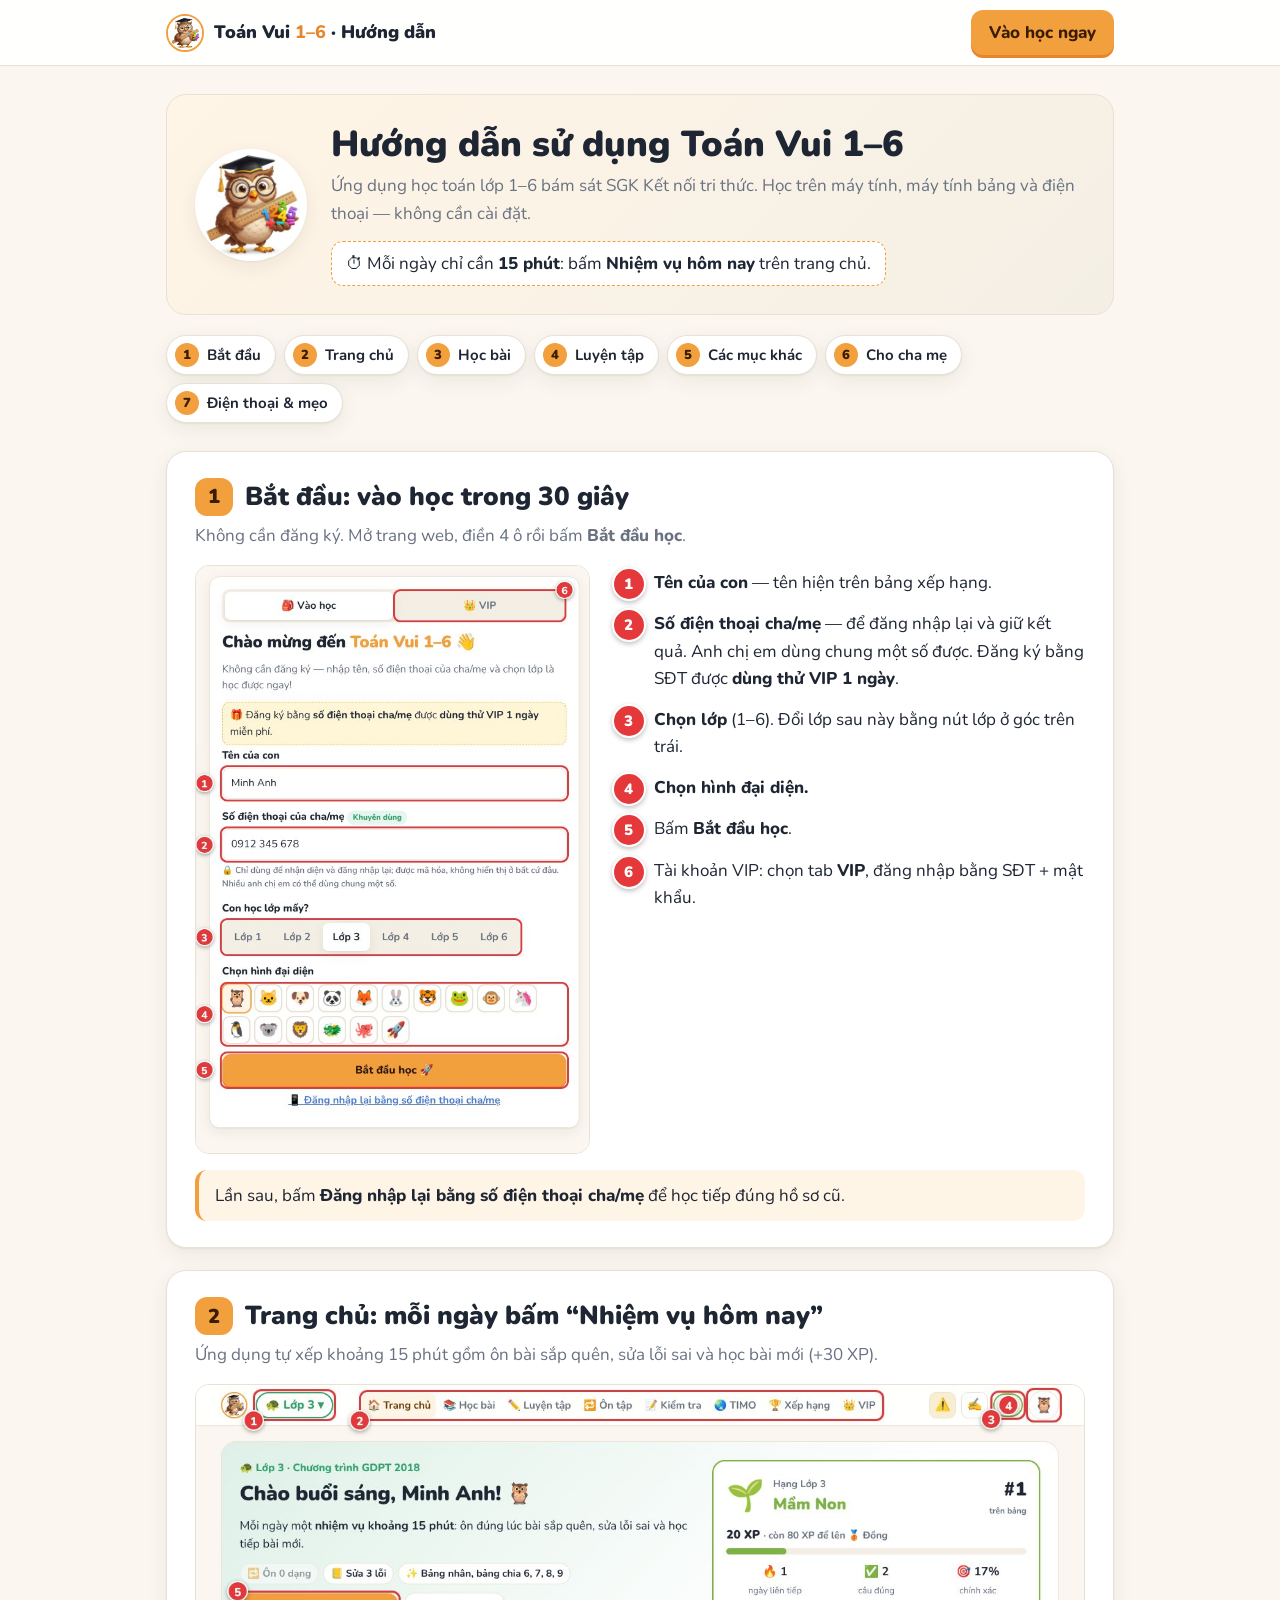
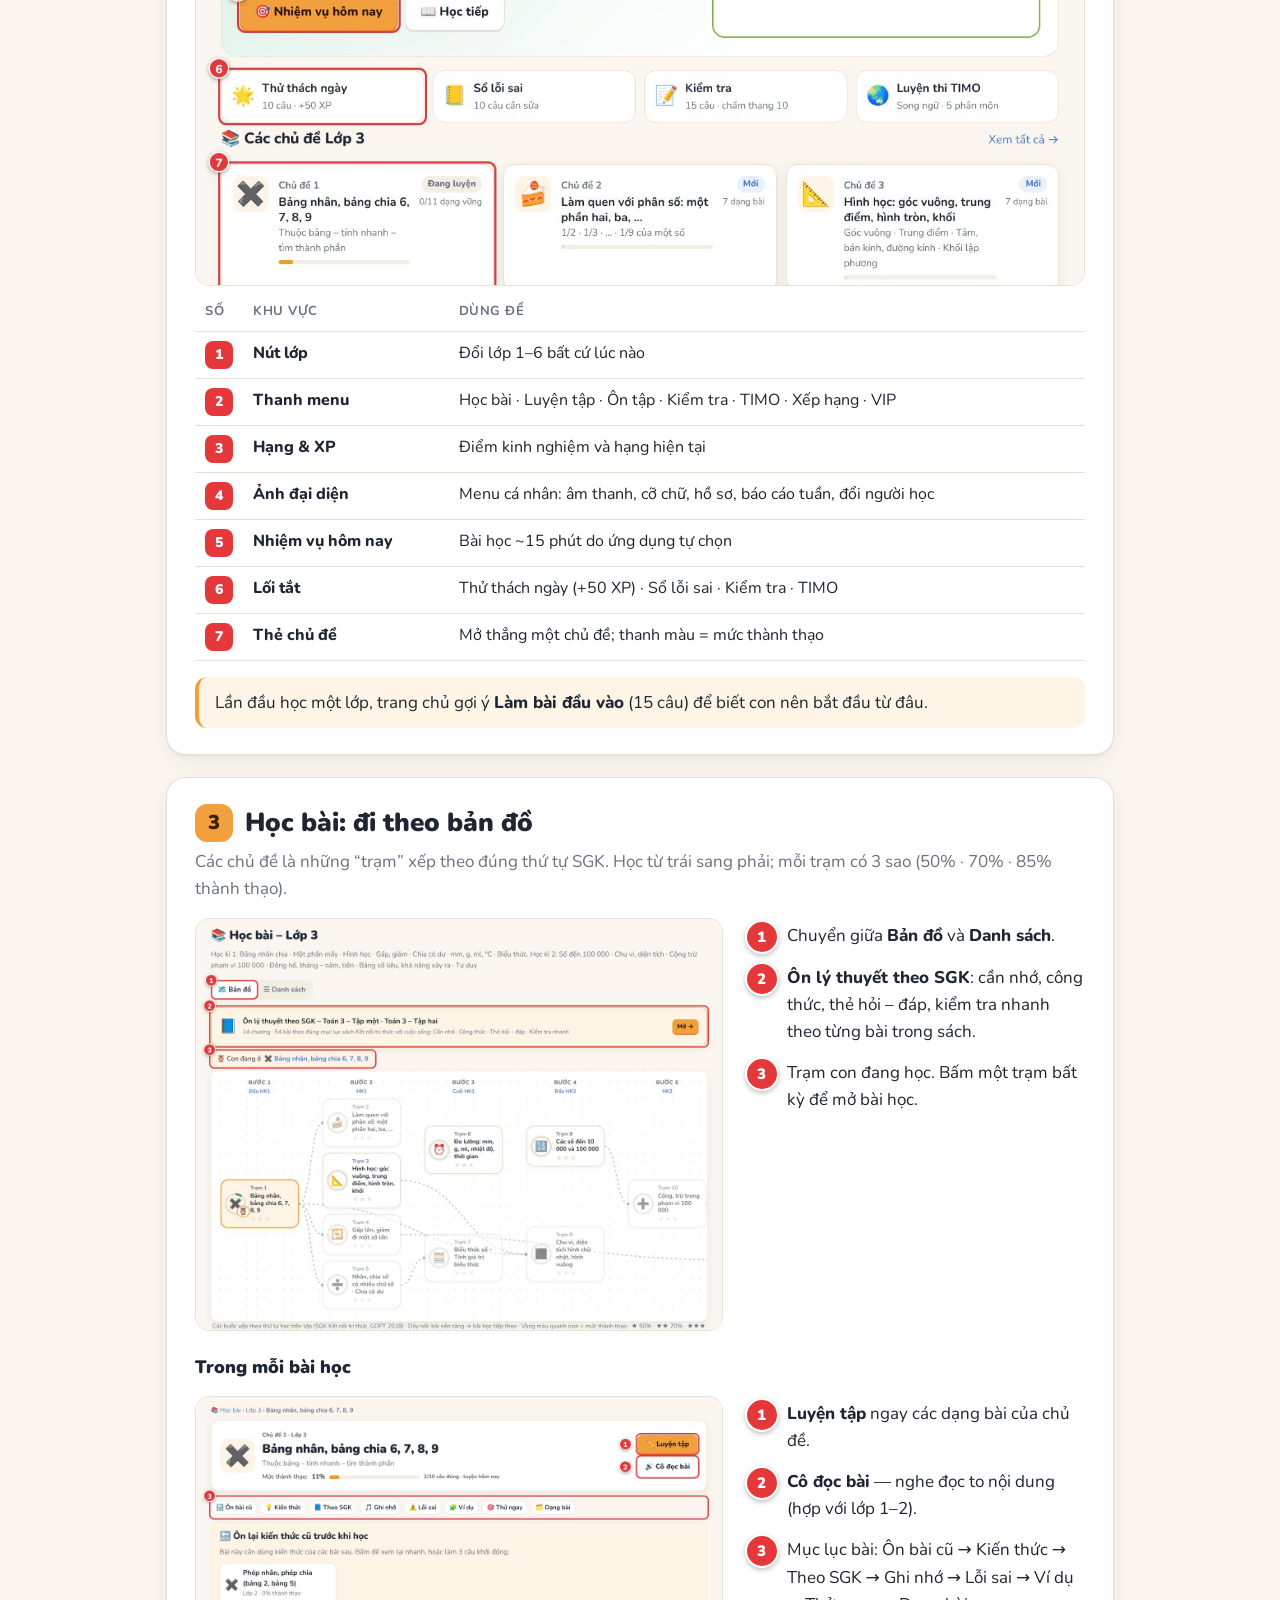
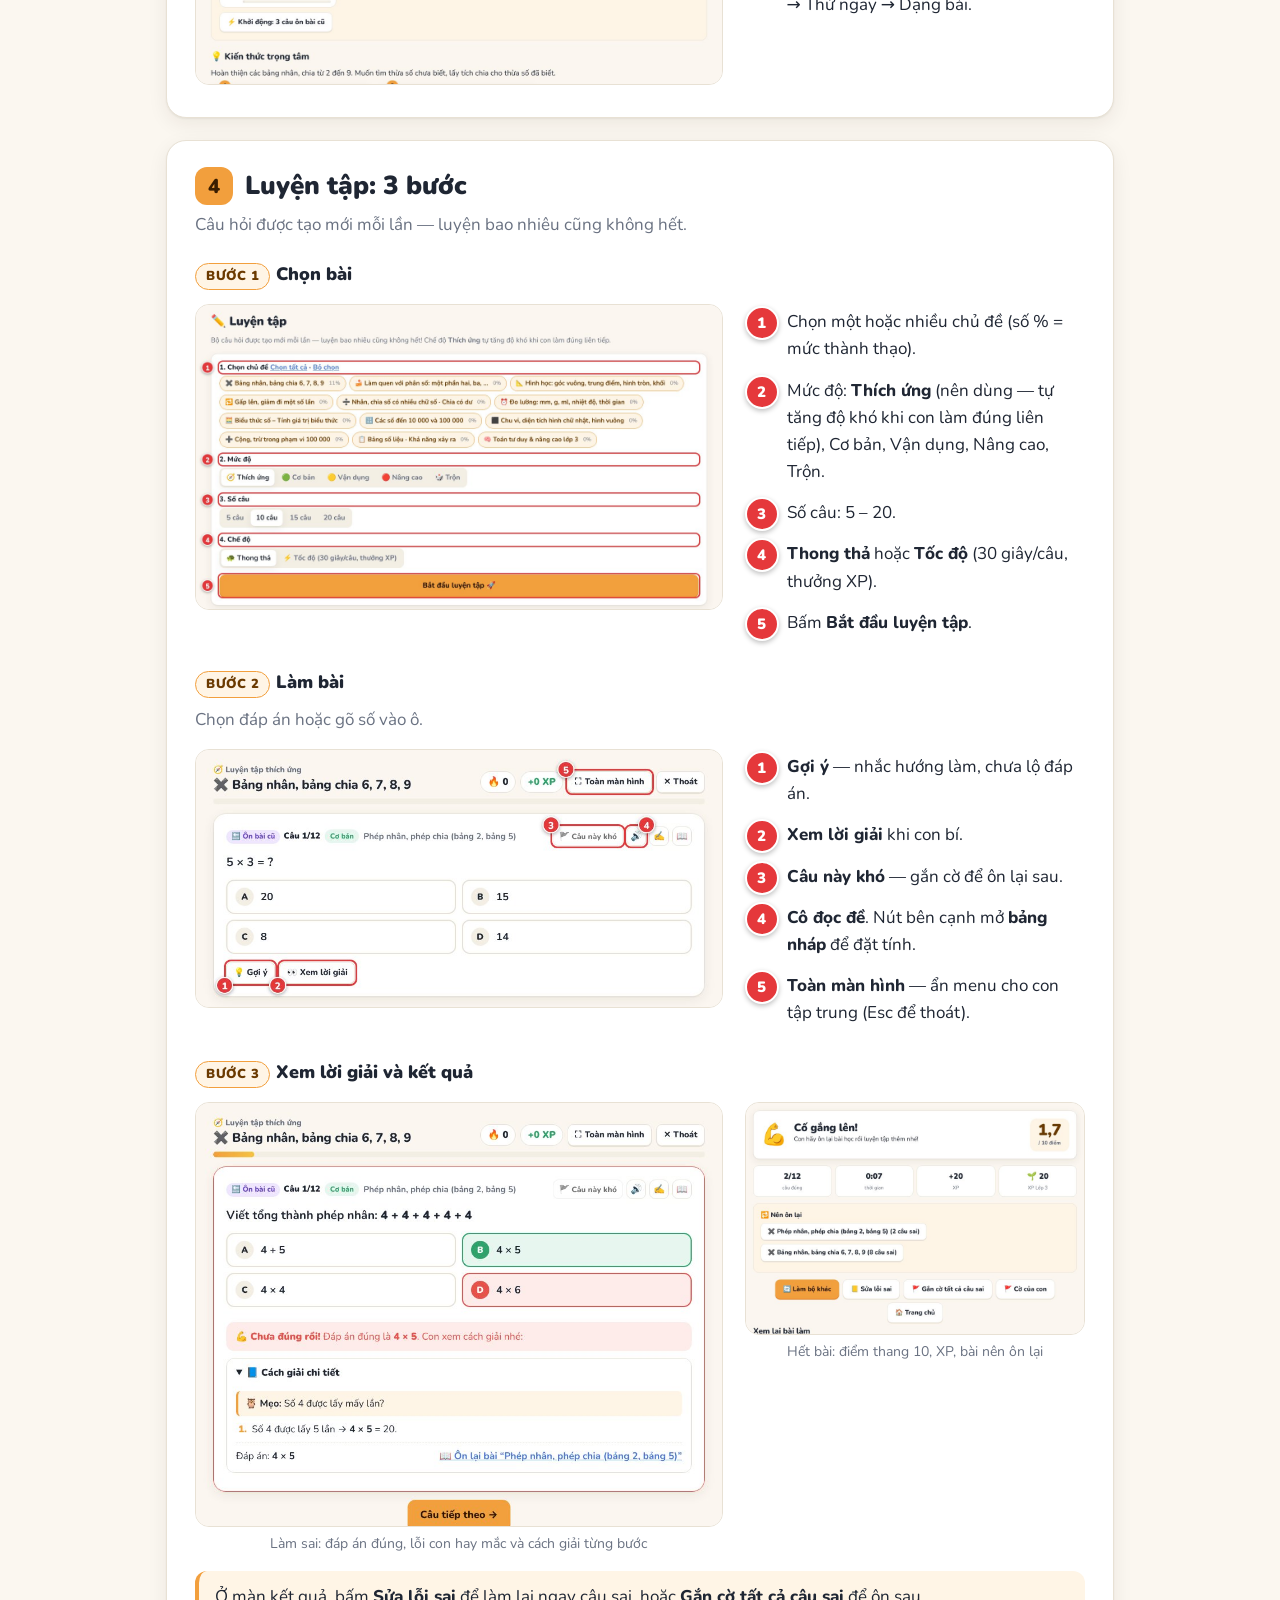
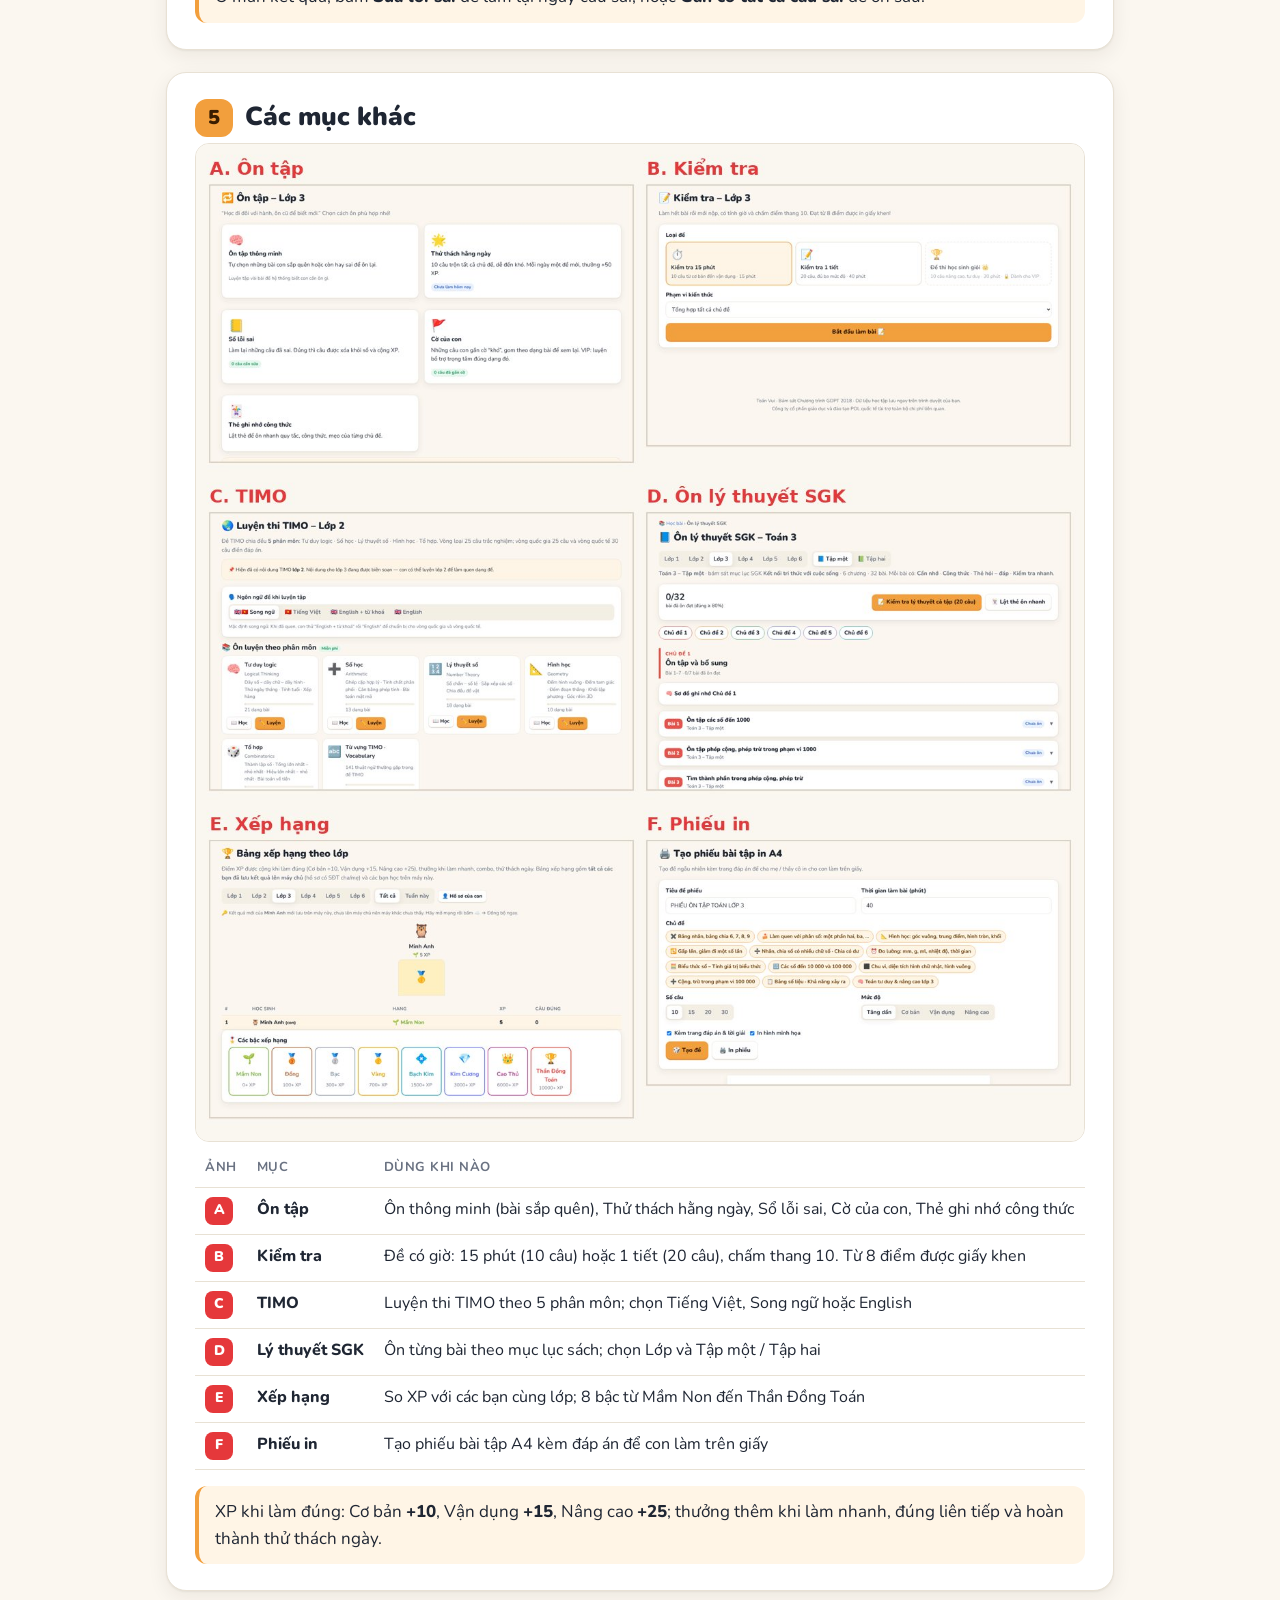
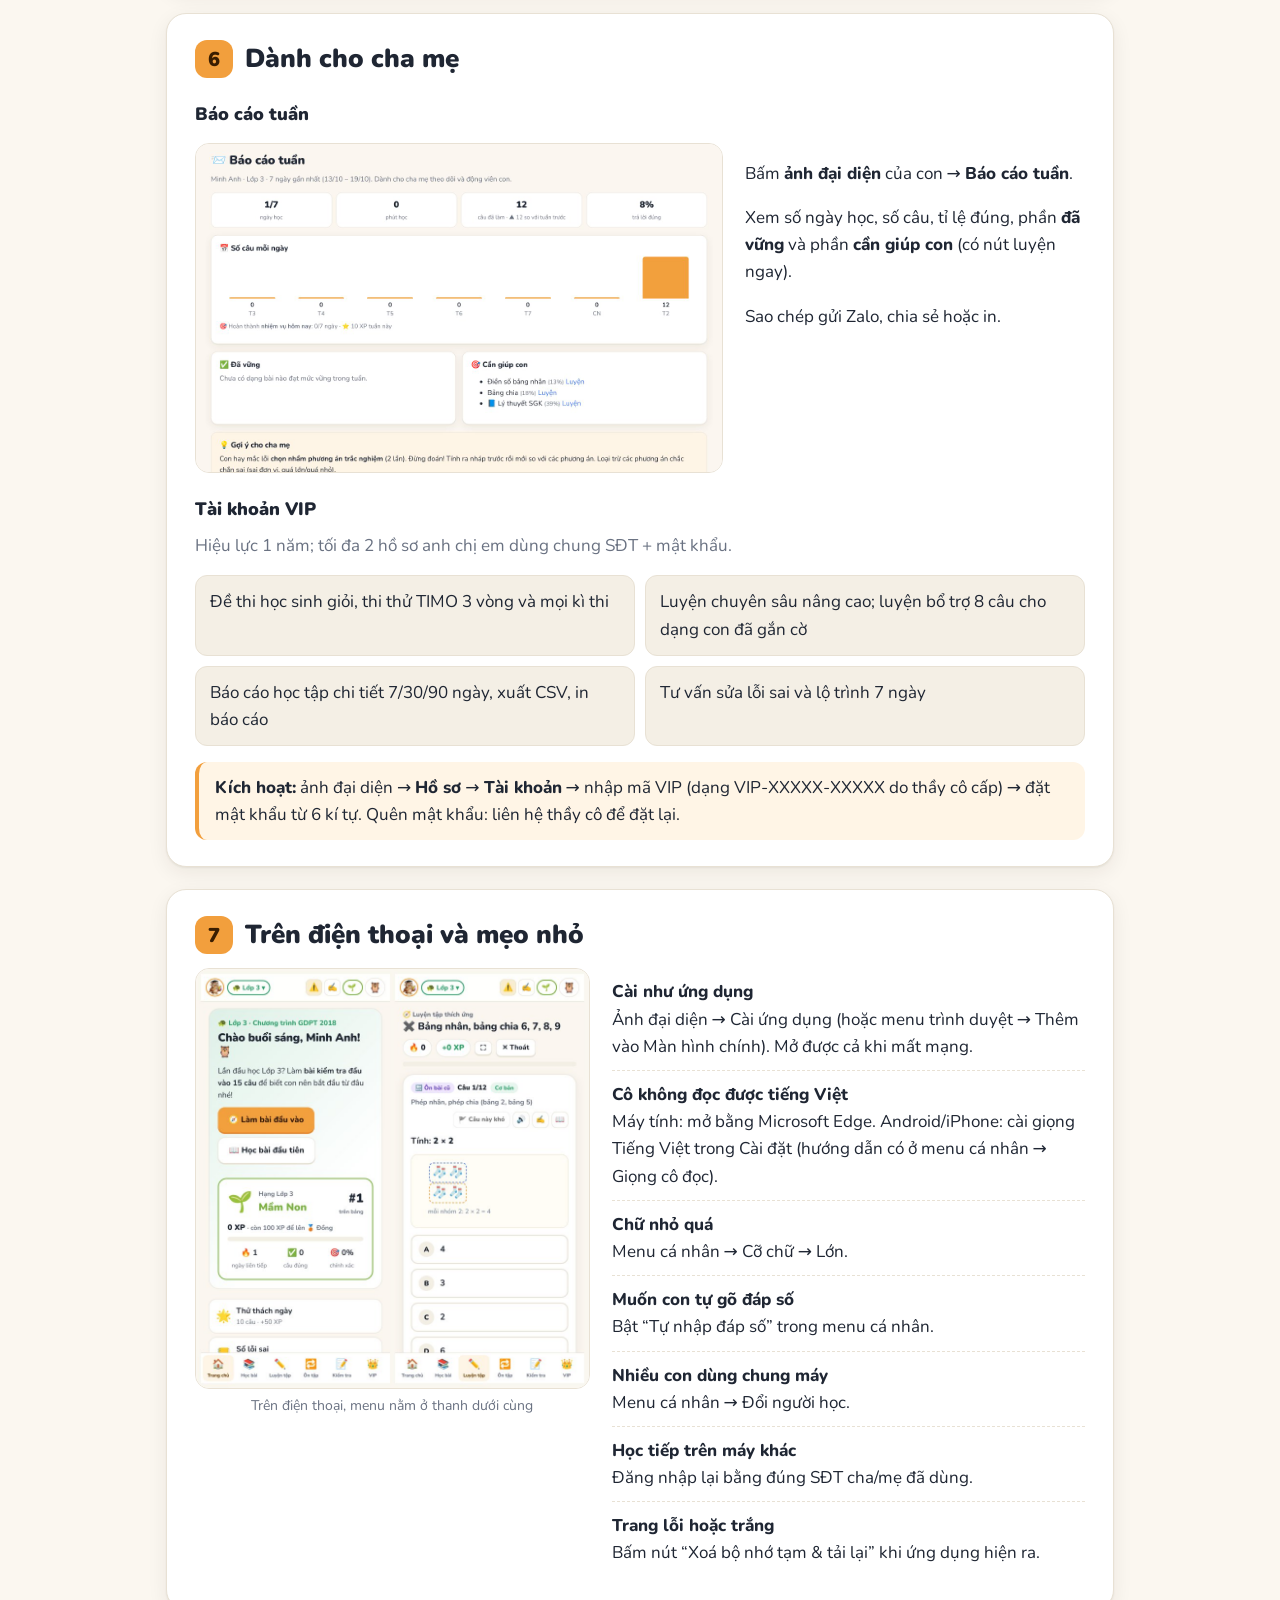
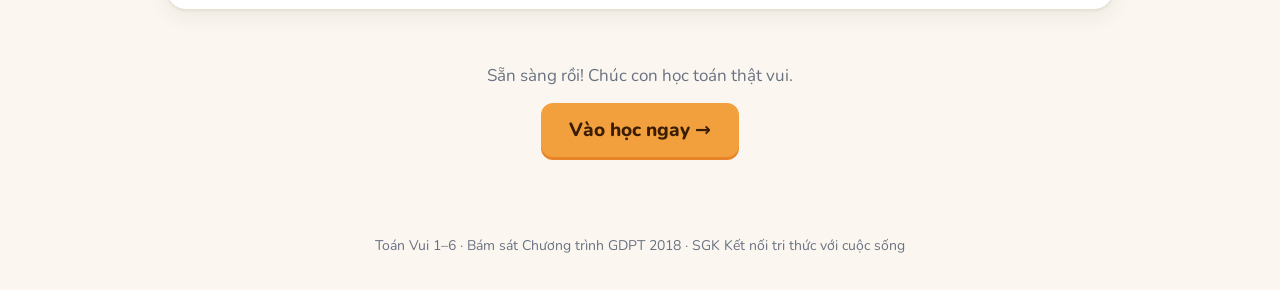
<file: Math/huong-dan.html>
<!doctype html>
<html lang="vi">
<head>
<meta charset="utf-8">
<meta name="viewport" content="width=device-width, initial-scale=1">
<title>Hướng dẫn sử dụng – Toán Vui 1–6</title>
<meta name="description" content="Hướng dẫn sử dụng Toán Vui 1–6: đăng nhập, học bài, luyện tập, ôn tập, kiểm tra, TIMO, báo cáo cho cha mẹ.">
<link rel="icon" href="assets/icon-192.png">
<style>
@font-face { font-family: 'Nunito'; font-style: normal; font-display: swap; font-weight: 200 1000; src: url(assets/fonts/nunito-vietnamese-wght-normal.woff2) format('woff2'); unicode-range: U+0102-0103,U+0110-0111,U+0128-0129,U+0168-0169,U+01A0-01A1,U+01AF-01B0,U+0300-0301,U+0303-0304,U+0308-0309,U+0323,U+0329,U+1EA0-1EF9,U+20AB; }
@font-face { font-family: 'Nunito'; font-style: normal; font-display: swap; font-weight: 200 1000; src: url(assets/fonts/nunito-latin-ext-wght-normal.woff2) format('woff2'); unicode-range: U+0100-02BA,U+02BD-02C5,U+02C7-02CC,U+02CE-02D7,U+02DD-02FF,U+0304,U+0308,U+0329,U+1D00-1DBF,U+1E00-1E9F,U+1EF2-1EFF,U+2020,U+20A0-20AB,U+20AD-20C0,U+2113,U+2C60-2C7F,U+A720-A7FF; }
@font-face { font-family: 'Nunito'; font-style: normal; font-display: swap; font-weight: 200 1000; src: url(assets/fonts/nunito-latin-wght-normal.woff2) format('woff2'); unicode-range: U+0000-00FF,U+0131,U+0152-0153,U+02BB-02BC,U+02C6,U+02DA,U+02DC,U+0304,U+0308,U+0329,U+2000-206F,U+20AC,U+2122,U+2191,U+2193,U+2212,U+2215,U+FEFF,U+FFFD; }

:root {
  --bg: #fbf7f0; --bg2: #f4efe5; --card: #fff; --ink: #1f2633; --muted: #6a7282; --line: #e8e1d4; --soft: #fff5e6;
  --brand: #f29f3d; --brand-2: #e8852a; --brand-ink: #6b3a00; --good: #2fa36b; --mark: #e5383b;
  --shadow: 0 1px 2px rgba(40,30,10,.06), 0 6px 20px rgba(40,30,10,.07);
  color-scheme: light;
}
@media (prefers-color-scheme: dark) {
  :root:not([data-theme="light"]) {
    --bg: #13151b; --bg2: #191c24; --card: #1e212b; --ink: #eef0f5; --muted: #9ba3b4; --line: #2e3340; --soft: #2a2620;
    --brand-ink: #ffd09a; --shadow: 0 1px 2px rgba(0,0,0,.3), 0 6px 20px rgba(0,0,0,.25); color-scheme: dark;
  }
}
:root[data-theme="dark"] {
  --bg: #13151b; --bg2: #191c24; --card: #1e212b; --ink: #eef0f5; --muted: #9ba3b4; --line: #2e3340; --soft: #2a2620;
  --brand-ink: #ffd09a; --shadow: 0 1px 2px rgba(0,0,0,.3), 0 6px 20px rgba(0,0,0,.25); color-scheme: dark;
}

* { box-sizing: border-box; }
html { scroll-behavior: smooth; scroll-padding-top: 72px; }
body { margin: 0; background: var(--bg); color: var(--ink); font: 17px/1.6 Nunito, system-ui, -apple-system, "Segoe UI", Roboto, sans-serif; -webkit-text-size-adjust: 100%; }
img { max-width: 100%; height: auto; display: block; }
a { color: #3b6fd0; }
b, strong { font-weight: 800; }

/* Thanh trên */
.top { position: sticky; top: 0; z-index: 10; background: color-mix(in srgb, var(--card) 92%, transparent); backdrop-filter: blur(8px); border-bottom: 1px solid var(--line); }
@supports not (background: color-mix(in srgb, red, blue)) { .top { background: var(--card); } }
.top-in { max-width: 980px; margin: 0 auto; padding: 10px 16px; display: flex; align-items: center; gap: 12px; }
.logo { display: flex; align-items: center; gap: 10px; text-decoration: none; color: var(--ink); font-weight: 900; font-size: 18px; }
.logo img { width: 38px; height: 38px; border-radius: 50%; border: 2px solid var(--brand); }
.logo span b { color: var(--brand-2); }
.top .btn { margin-left: auto; }

.btn { display: inline-block; background: var(--brand); color: #3a1d00; font-weight: 800; text-decoration: none; padding: 9px 18px; border-radius: 12px; box-shadow: 0 3px 0 var(--brand-2); white-space: nowrap; }
.btn:hover { filter: brightness(1.05); }
.btn:active { transform: translateY(2px); box-shadow: 0 1px 0 var(--brand-2); }

main { max-width: 980px; margin: 0 auto; padding: 0 16px 48px; }

/* Đầu trang */
.hero { margin: 28px 0 20px; padding: 28px; border-radius: 20px; background: linear-gradient(135deg, var(--soft), var(--bg2)); border: 1px solid var(--line); display: flex; gap: 24px; align-items: center; }
.hero img { width: 112px; height: 112px; border-radius: 50%; flex: none; box-shadow: var(--shadow); }
.hero h1 { margin: 0 0 6px; font-size: clamp(26px, 4vw, 36px); line-height: 1.2; font-weight: 900; }
.hero p { margin: 0; color: var(--muted); }
.hero .daily { margin-top: 14px; display: inline-block; padding: 8px 14px; border-radius: 12px; background: var(--card); border: 1px dashed var(--brand); color: var(--ink); }

/* Mục lục */
.toc { display: flex; flex-wrap: wrap; gap: 8px; margin: 0 0 28px; padding: 0; list-style: none; }
.toc a { display: inline-flex; align-items: center; gap: 8px; padding: 7px 14px 7px 8px; border-radius: 999px; background: var(--card); border: 1px solid var(--line); text-decoration: none; color: var(--ink); font-weight: 700; font-size: 15px; box-shadow: var(--shadow); }
.toc a:hover { border-color: var(--brand); }
.toc .n { width: 24px; height: 24px; border-radius: 50%; background: var(--brand); color: #3a1d00; display: grid; place-items: center; font-weight: 900; font-size: 13px; }

/* Mục */
section { background: var(--card); border: 1px solid var(--line); border-radius: 20px; padding: 26px 28px; margin: 0 0 22px; box-shadow: var(--shadow); }
section > h2 { display: flex; align-items: center; gap: 12px; margin: 0 0 6px; font-size: clamp(21px, 3vw, 26px); font-weight: 900; line-height: 1.25; }
section > h2 .n { flex: none; width: 38px; height: 38px; border-radius: 12px; background: var(--brand); color: #3a1d00; display: grid; place-items: center; font-size: 20px; }
.lead { color: var(--muted); margin: 0 0 16px; }
h3 { font-size: 18px; font-weight: 900; margin: 22px 0 8px; }

/* Ảnh + chú thích số */
.shot { display: grid; grid-template-columns: minmax(0, 1.55fr) minmax(0, 1fr); gap: 22px; align-items: start; margin: 14px 0 6px; }
.shot.narrow { grid-template-columns: minmax(0, 1fr) minmax(0, 1.2fr); }
.shot.full { grid-template-columns: 1fr; }
figure { margin: 0; }
figure img { border-radius: 14px; border: 1px solid var(--line); background: #fbf7f0; }
figcaption { font-size: 14px; color: var(--muted); margin-top: 6px; text-align: center; }

ol.marks { list-style: none; counter-reset: m; margin: 0; padding: 0; }
ol.marks li { counter-increment: m; position: relative; padding: 4px 0 10px 42px; }
ol.marks li::before { content: counter(m); position: absolute; left: 0; top: 2px; width: 30px; height: 30px; border-radius: 50%; background: var(--mark); color: #fff; font-weight: 900; font-size: 15px; display: grid; place-items: center; border: 2px solid #fff; box-shadow: 0 2px 5px rgba(0,0,0,.25); }
ol.marks.abc li::before { content: counter(m, upper-alpha); border-radius: 8px; }

.tip { margin: 16px 0 0; padding: 12px 16px; border-radius: 12px; background: var(--soft); border-left: 4px solid var(--brand); }

/* Bước luyện tập */
.step { display: inline-block; font-size: 13px; font-weight: 900; letter-spacing: .04em; text-transform: uppercase; color: var(--brand-ink); background: var(--soft); border: 1px solid var(--brand); padding: 2px 10px; border-radius: 999px; margin-right: 6px; }

/* Bảng */
.tbl { width: 100%; border-collapse: collapse; margin: 6px 0 0; font-size: 16px; }
.tbl th, .tbl td { text-align: left; padding: 9px 10px; border-bottom: 1px solid var(--line); vertical-align: top; }
.tbl th { font-size: 13px; text-transform: uppercase; letter-spacing: .04em; color: var(--muted); }
.tbl td:first-child { width: 44px; }
.tbl .k { display: inline-grid; place-items: center; width: 28px; height: 28px; border-radius: 8px; background: var(--mark); color: #fff; font-weight: 900; font-size: 14px; }
.tbl td b { white-space: nowrap; }

ul.tips { padding-left: 0; list-style: none; margin: 0; }
ul.tips li { padding: 10px 0; border-bottom: 1px dashed var(--line); }
ul.tips li:last-child { border-bottom: 0; }
ul.tips li b:first-child { display: block; }

.vip { display: grid; grid-template-columns: repeat(2, minmax(0, 1fr)); gap: 10px; margin: 8px 0 0; padding: 0; list-style: none; }
.vip li { padding: 12px 14px; border-radius: 12px; background: var(--bg2); border: 1px solid var(--line); }

.cta { text-align: center; padding: 30px 16px; }
.cta p { color: var(--muted); margin: 0 0 14px; }
.cta .btn { font-size: 19px; padding: 12px 28px; }
footer { text-align: center; color: var(--muted); font-size: 14px; padding: 0 16px 32px; }

@media (max-width: 760px) {
  .hero { flex-direction: column; text-align: center; padding: 22px 18px; gap: 14px; }
  .hero img { width: 88px; height: 88px; }
  section { padding: 20px 16px; border-radius: 16px; }
  .shot, .shot.narrow { grid-template-columns: 1fr; gap: 14px; }
  .shot.narrow figure { max-width: 420px; margin: 0 auto; }
  .vip { grid-template-columns: 1fr; }
  .top .btn { padding: 7px 12px; font-size: 15px; }
  .logo span { display: none; }
  .tbl td b { white-space: normal; }
}
@media print {
  .top, .cta, .toc { display: none; }
  body { background: #fff; }
  section { box-shadow: none; break-inside: avoid-page; }
}
</style>
</head>
<body>

<header class="top">
  <div class="top-in">
    <a class="logo" href="./"><img src="assets/mascot.jpg" alt=""><span>Toán Vui <b>1–6</b> · Hướng dẫn</span></a>
    <a class="btn" href="./">Vào học ngay</a>
  </div>
</header>

<main>
  <div class="hero">
    <img src="assets/mascot.jpg" alt="Cú Toán Vui">
    <div>
      <h1>Hướng dẫn sử dụng Toán Vui 1–6</h1>
      <p>Ứng dụng học toán lớp 1–6 bám sát SGK Kết nối tri thức. Học trên máy tính, máy tính bảng và điện thoại — không cần cài đặt.</p>
      <div class="daily">⏱ Mỗi ngày chỉ cần <b>15 phút</b>: bấm <b>Nhiệm vụ hôm nay</b> trên trang chủ.</div>
    </div>
  </div>

  <ul class="toc" aria-label="Mục lục">
    <li><a href="#bat-dau"><span class="n">1</span>Bắt đầu</a></li>
    <li><a href="#trang-chu"><span class="n">2</span>Trang chủ</a></li>
    <li><a href="#hoc-bai"><span class="n">3</span>Học bài</a></li>
    <li><a href="#luyen-tap"><span class="n">4</span>Luyện tập</a></li>
    <li><a href="#cac-muc"><span class="n">5</span>Các mục khác</a></li>
    <li><a href="#cha-me"><span class="n">6</span>Cho cha mẹ</a></li>
    <li><a href="#dien-thoai"><span class="n">7</span>Điện thoại & mẹo</a></li>
  </ul>

  <!-- 1 -->
  <section id="bat-dau">
    <h2><span class="n">1</span>Bắt đầu: vào học trong 30 giây</h2>
    <p class="lead">Không cần đăng ký. Mở trang web, điền 4 ô rồi bấm <b>Bắt đầu học</b>.</p>
    <div class="shot narrow">
      <figure><img src="assets/huong-dan/01-dang-nhap.jpg" width="642" height="960" alt="Màn hình đăng nhập có đánh số 1 đến 6" loading="lazy"></figure>
      <ol class="marks">
        <li><b>Tên của con</b> — tên hiện trên bảng xếp hạng.</li>
        <li><b>Số điện thoại cha/mẹ</b> — để đăng nhập lại và giữ kết quả. Anh chị em dùng chung một số được. Đăng ký bằng SĐT được <b>dùng thử VIP 1 ngày</b>.</li>
        <li><b>Chọn lớp</b> (1–6). Đổi lớp sau này bằng nút lớp ở góc trên trái.</li>
        <li><b>Chọn hình đại diện.</b></li>
        <li>Bấm <b>Bắt đầu học</b>.</li>
        <li>Tài khoản VIP: chọn tab <b>VIP</b>, đăng nhập bằng SĐT + mật khẩu.</li>
      </ol>
    </div>
    <p class="tip">Lần sau, bấm <b>Đăng nhập lại bằng số điện thoại cha/mẹ</b> để học tiếp đúng hồ sơ cũ.</p>
  </section>

  <!-- 2 -->
  <section id="trang-chu">
    <h2><span class="n">2</span>Trang chủ: mỗi ngày bấm “Nhiệm vụ hôm nay”</h2>
    <p class="lead">Ứng dụng tự xếp khoảng 15 phút gồm ôn bài sắp quên, sửa lỗi sai và học bài mới (+30 XP).</p>
    <figure><img src="assets/huong-dan/02-trang-chu.jpg" width="1280" height="720" alt="Trang chủ có đánh số 1 đến 7" loading="lazy"></figure>
    <table class="tbl">
      <thead><tr><th>Số</th><th>Khu vực</th><th>Dùng để</th></tr></thead>
      <tbody>
        <tr><td><span class="k">1</span></td><td><b>Nút lớp</b></td><td>Đổi lớp 1–6 bất cứ lúc nào</td></tr>
        <tr><td><span class="k">2</span></td><td><b>Thanh menu</b></td><td>Học bài · Luyện tập · Ôn tập · Kiểm tra · TIMO · Xếp hạng · VIP</td></tr>
        <tr><td><span class="k">3</span></td><td><b>Hạng & XP</b></td><td>Điểm kinh nghiệm và hạng hiện tại</td></tr>
        <tr><td><span class="k">4</span></td><td><b>Ảnh đại diện</b></td><td>Menu cá nhân: âm thanh, cỡ chữ, hồ sơ, báo cáo tuần, đổi người học</td></tr>
        <tr><td><span class="k">5</span></td><td><b>Nhiệm vụ hôm nay</b></td><td>Bài học ~15 phút do ứng dụng tự chọn</td></tr>
        <tr><td><span class="k">6</span></td><td><b>Lối tắt</b></td><td>Thử thách ngày (+50 XP) · Sổ lỗi sai · Kiểm tra · TIMO</td></tr>
        <tr><td><span class="k">7</span></td><td><b>Thẻ chủ đề</b></td><td>Mở thẳng một chủ đề; thanh màu = mức thành thạo</td></tr>
      </tbody>
    </table>
    <p class="tip">Lần đầu học một lớp, trang chủ gợi ý <b>Làm bài đầu vào</b> (15 câu) để biết con nên bắt đầu từ đâu.</p>
  </section>

  <!-- 3 -->
  <section id="hoc-bai">
    <h2><span class="n">3</span>Học bài: đi theo bản đồ</h2>
    <p class="lead">Các chủ đề là những “trạm” xếp theo đúng thứ tự SGK. Học từ trái sang phải; mỗi trạm có 3 sao (50% · 70% · 85% thành thạo).</p>
    <div class="shot">
      <figure><img src="assets/huong-dan/03-ban-do.jpg" width="1280" height="1000" alt="Bản đồ học tập có đánh số 1 đến 3" loading="lazy"></figure>
      <ol class="marks">
        <li>Chuyển giữa <b>Bản đồ</b> và <b>Danh sách</b>.</li>
        <li><b>Ôn lý thuyết theo SGK</b>: cần nhớ, công thức, thẻ hỏi – đáp, kiểm tra nhanh theo từng bài trong sách.</li>
        <li>Trạm con đang học. Bấm một trạm bất kỳ để mở bài học.</li>
      </ol>
    </div>
    <h3>Trong mỗi bài học</h3>
    <div class="shot">
      <figure><img src="assets/huong-dan/04-bai-hoc.jpg" width="1280" height="700" alt="Trang bài học có đánh số 1 đến 3" loading="lazy"></figure>
      <ol class="marks">
        <li><b>Luyện tập</b> ngay các dạng bài của chủ đề.</li>
        <li><b>Cô đọc bài</b> — nghe đọc to nội dung (hợp với lớp 1–2).</li>
        <li>Mục lục bài: Ôn bài cũ → Kiến thức → Theo SGK → Ghi nhớ → Lỗi sai → Ví dụ → Thử ngay → Dạng bài.</li>
      </ol>
    </div>
  </section>

  <!-- 4 -->
  <section id="luyen-tap">
    <h2><span class="n">4</span>Luyện tập: 3 bước</h2>
    <p class="lead">Câu hỏi được tạo mới mỗi lần — luyện bao nhiêu cũng không hết.</p>

    <h3><span class="step">Bước 1</span>Chọn bài</h3>
    <div class="shot">
      <figure><img src="assets/huong-dan/05-chon-bai.jpg" width="1280" height="740" alt="Chọn bài luyện tập có đánh số 1 đến 5" loading="lazy"></figure>
      <ol class="marks">
        <li>Chọn một hoặc nhiều chủ đề (số % = mức thành thạo).</li>
        <li>Mức độ: <b>Thích ứng</b> (nên dùng — tự tăng độ khó khi con làm đúng liên tiếp), Cơ bản, Vận dụng, Nâng cao, Trộn.</li>
        <li>Số câu: 5 – 20.</li>
        <li><b>Thong thả</b> hoặc <b>Tốc độ</b> (30 giây/câu, thưởng XP).</li>
        <li>Bấm <b>Bắt đầu luyện tập</b>.</li>
      </ol>
    </div>

    <h3><span class="step">Bước 2</span>Làm bài</h3>
    <p class="lead">Chọn đáp án hoặc gõ số vào ô.</p>
    <div class="shot">
      <figure><img src="assets/huong-dan/06-cau-hoi.jpg" width="920" height="450" alt="Màn hình câu hỏi có đánh số 1 đến 5" loading="lazy"></figure>
      <ol class="marks">
        <li><b>Gợi ý</b> — nhắc hướng làm, chưa lộ đáp án.</li>
        <li><b>Xem lời giải</b> khi con bí.</li>
        <li><b>Câu này khó</b> — gắn cờ để ôn lại sau.</li>
        <li><b>Cô đọc đề</b>. Nút bên cạnh mở <b>bảng nháp</b> để đặt tính.</li>
        <li><b>Toàn màn hình</b> — ẩn menu cho con tập trung (Esc để thoát).</li>
      </ol>
    </div>

    <h3><span class="step">Bước 3</span>Xem lời giải và kết quả</h3>
    <div class="shot">
      <figure><img src="assets/huong-dan/07-loi-giai.jpg" width="920" height="740" alt="Lời giải chi tiết khi con làm sai" loading="lazy"><figcaption>Làm sai: đáp án đúng, lỗi con hay mắc và cách giải từng bước</figcaption></figure>
      <figure><img src="assets/huong-dan/08-ket-qua.jpg" width="940" height="640" alt="Màn hình kết quả cuối bài" loading="lazy"><figcaption>Hết bài: điểm thang 10, XP, bài nên ôn lại</figcaption></figure>
    </div>
    <p class="tip">Ở màn kết quả, bấm <b>Sửa lỗi sai</b> để làm lại ngay câu sai, hoặc <b>Gắn cờ tất cả câu sai</b> để ôn sau.</p>
  </section>

  <!-- 5 -->
  <section id="cac-muc">
    <h2><span class="n">5</span>Các mục khác</h2>
    <figure><img src="assets/huong-dan/09-cac-muc-khac.jpg" width="1300" height="1460" alt="Ôn tập, Kiểm tra, TIMO, Ôn lý thuyết SGK, Xếp hạng, Phiếu in" loading="lazy"></figure>
    <table class="tbl">
      <thead><tr><th>Ảnh</th><th>Mục</th><th>Dùng khi nào</th></tr></thead>
      <tbody>
        <tr><td><span class="k">A</span></td><td><b>Ôn tập</b></td><td>Ôn thông minh (bài sắp quên), Thử thách hằng ngày, Sổ lỗi sai, Cờ của con, Thẻ ghi nhớ công thức</td></tr>
        <tr><td><span class="k">B</span></td><td><b>Kiểm tra</b></td><td>Đề có giờ: 15 phút (10 câu) hoặc 1 tiết (20 câu), chấm thang 10. Từ 8 điểm được giấy khen</td></tr>
        <tr><td><span class="k">C</span></td><td><b>TIMO</b></td><td>Luyện thi TIMO theo 5 phân môn; chọn Tiếng Việt, Song ngữ hoặc English</td></tr>
        <tr><td><span class="k">D</span></td><td><b>Lý thuyết SGK</b></td><td>Ôn từng bài theo mục lục sách; chọn Lớp và Tập một / Tập hai</td></tr>
        <tr><td><span class="k">E</span></td><td><b>Xếp hạng</b></td><td>So XP với các bạn cùng lớp; 8 bậc từ Mầm Non đến Thần Đồng Toán</td></tr>
        <tr><td><span class="k">F</span></td><td><b>Phiếu in</b></td><td>Tạo phiếu bài tập A4 kèm đáp án để con làm trên giấy</td></tr>
      </tbody>
    </table>
    <p class="tip">XP khi làm đúng: Cơ bản <b>+10</b>, Vận dụng <b>+15</b>, Nâng cao <b>+25</b>; thưởng thêm khi làm nhanh, đúng liên tiếp và hoàn thành thử thách ngày.</p>
  </section>

  <!-- 6 -->
  <section id="cha-me">
    <h2><span class="n">6</span>Dành cho cha mẹ</h2>
    <h3>Báo cáo tuần</h3>
    <div class="shot">
      <figure><img src="assets/huong-dan/10-bao-cao-tuan.jpg" width="1280" height="800" alt="Báo cáo tuần cho cha mẹ" loading="lazy"></figure>
      <div>
        <p>Bấm <b>ảnh đại diện</b> của con → <b>Báo cáo tuần</b>.</p>
        <p>Xem số ngày học, số câu, tỉ lệ đúng, phần <b>đã vững</b> và phần <b>cần giúp con</b> (có nút luyện ngay).</p>
        <p>Sao chép gửi Zalo, chia sẻ hoặc in.</p>
      </div>
    </div>
    <h3>Tài khoản VIP</h3>
    <p class="lead">Hiệu lực 1 năm; tối đa 2 hồ sơ anh chị em dùng chung SĐT + mật khẩu.</p>
    <ul class="vip">
      <li>Đề thi học sinh giỏi, thi thử TIMO 3 vòng và mọi kì thi</li>
      <li>Luyện chuyên sâu nâng cao; luyện bổ trợ 8 câu cho dạng con đã gắn cờ</li>
      <li>Báo cáo học tập chi tiết 7/30/90 ngày, xuất CSV, in báo cáo</li>
      <li>Tư vấn sửa lỗi sai và lộ trình 7 ngày</li>
    </ul>
    <p class="tip"><b>Kích hoạt:</b> ảnh đại diện → <b>Hồ sơ</b> → <b>Tài khoản</b> → nhập mã VIP (dạng VIP-XXXXX-XXXXX do thầy cô cấp) → đặt mật khẩu từ 6 kí tự. Quên mật khẩu: liên hệ thầy cô để đặt lại.</p>
  </section>

  <!-- 7 -->
  <section id="dien-thoai">
    <h2><span class="n">7</span>Trên điện thoại và mẹo nhỏ</h2>
    <div class="shot narrow">
      <figure><img src="assets/huong-dan/11-dien-thoai.jpg" width="810" height="864" alt="Giao diện trên điện thoại" loading="lazy"><figcaption>Trên điện thoại, menu nằm ở thanh dưới cùng</figcaption></figure>
      <ul class="tips">
        <li><b>Cài như ứng dụng</b>Ảnh đại diện → Cài ứng dụng (hoặc menu trình duyệt → Thêm vào Màn hình chính). Mở được cả khi mất mạng.</li>
        <li><b>Cô không đọc được tiếng Việt</b>Máy tính: mở bằng Microsoft Edge. Android/iPhone: cài giọng Tiếng Việt trong Cài đặt (hướng dẫn có ở menu cá nhân → Giọng cô đọc).</li>
        <li><b>Chữ nhỏ quá</b>Menu cá nhân → Cỡ chữ → Lớn.</li>
        <li><b>Muốn con tự gõ đáp số</b>Bật “Tự nhập đáp số” trong menu cá nhân.</li>
        <li><b>Nhiều con dùng chung máy</b>Menu cá nhân → Đổi người học.</li>
        <li><b>Học tiếp trên máy khác</b>Đăng nhập lại bằng đúng SĐT cha/mẹ đã dùng.</li>
        <li><b>Trang lỗi hoặc trắng</b>Bấm nút “Xoá bộ nhớ tạm &amp; tải lại” khi ứng dụng hiện ra.</li>
      </ul>
    </div>
  </section>

  <div class="cta">
    <p>Sẵn sàng rồi! Chúc con học toán thật vui.</p>
    <a class="btn" href="./">Vào học ngay →</a>
  </div>
</main>

<footer>Toán Vui 1–6 · Bám sát Chương trình GDPT 2018 · SGK Kết nối tri thức với cuộc sống</footer>
</body>
</html>
</file>
